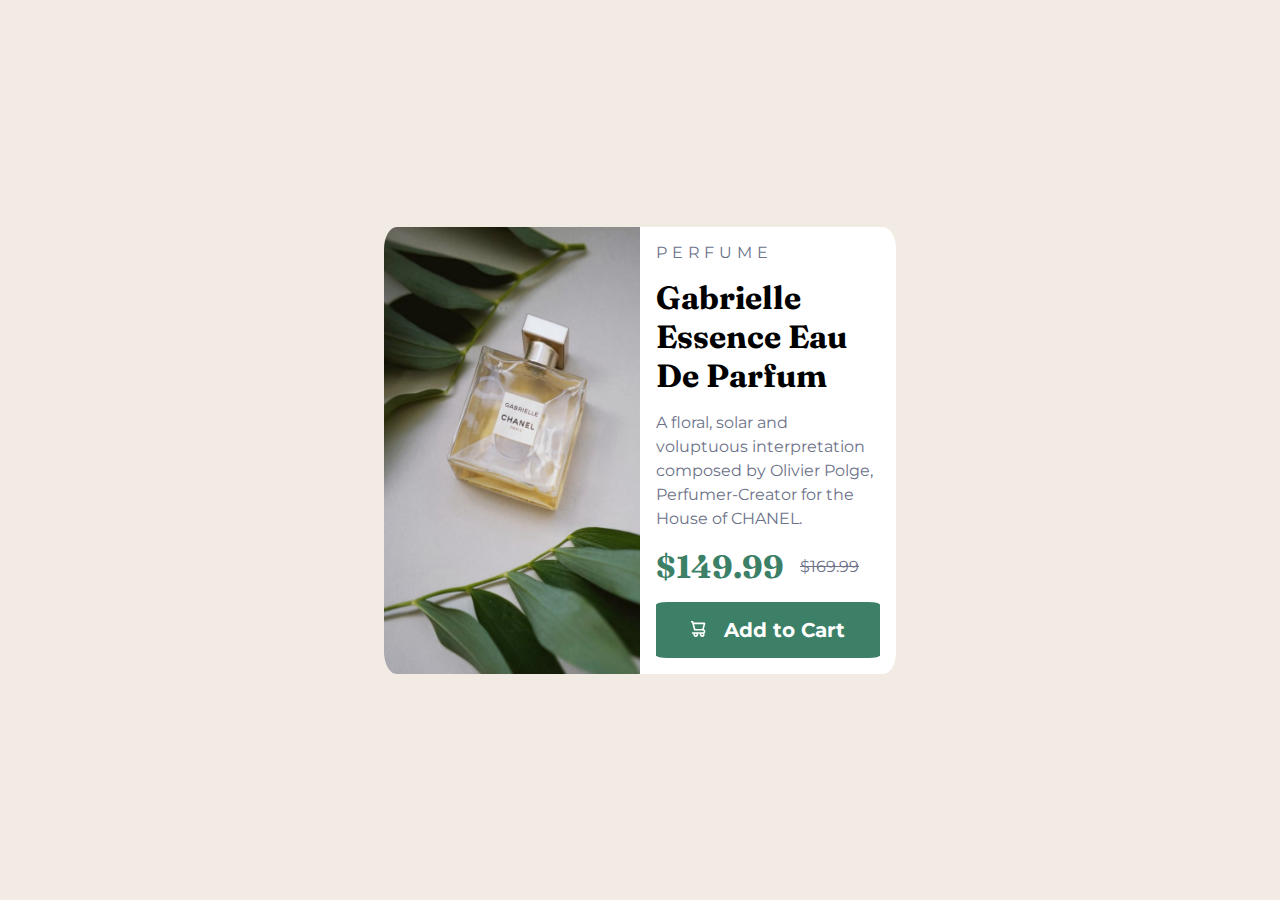
<file: index.html>
<!DOCTYPE html>
<html lang="en">
<head>
  <meta charset="UTF-8">
  <meta name="viewport" content="width=device-width, initial-scale=1.0"> <!-- displays site properly based on user's device -->

  <link rel="icon" type="image/png" sizes="32x32" href="./images/favicon-32x32.png">

  <link rel="stylesheet" href="style.css">
  
  <title>Frontend Mentor | Product preview card component</title>
</head>
<body>
  <main>
    <div class="container1">
      <img src="./images/image-product-mobile.jpg" alt="perfume image">
    </div>
    <div class="container2">
      <p class="perfume">PERFUME</p>
      <h1 class="title">Gabrielle Essence Eau De Parfum</h1>
      
      <p class="aciklama">A floral, solar and voluptuous interpretation composed by Olivier Polge, 
      Perfumer-Creator for the House of CHANEL.</p>
      
      <h1 class="price"> $149.99 <span class="discount-price">$169.99</span></h1>
      <button type="submit"><h2><img src="images/icon-cart.svg" alt="cart icon">&nbsp;&nbsp;&nbsp;Add to Cart</h2></button>
    </div>
  </main> 
  <footer>
    <div class="attribution">
      Challenge by <a href="https://www.frontendmentor.io?ref=challenge" target="_blank">Frontend Mentor</a>. 
      Coded by <a href="#">Umut Piynar</a>.
    </div>
</footer>
</body>
</html>
</file>
<file: style.css>
@import url('https://fonts.googleapis.com/css2?family=Montserrat:wght@500&display=swap');
@import url('https://fonts.googleapis.com/css2?family=Fraunces:opsz,wght@9..144,700&display=swap');
*{
    box-sizing: border-box;
    margin: 0;
    padding: 0;
    
}
html{
    background-color: hsl(30, 38%, 92%);
}
body{
    display: flex;
    min-height: 100vh;
    background-color: hsl(30, 38%, 92%);
    place-content: center;
}

footer{
    position: absolute;
    bottom: 0;
    display: none;
}

main{
    display: flex;
    flex-direction: column;
    place-content: center;
    margin: 1rem;
    background-color: hsl(30, 38%, 92%);
    max-width: 100%;
    
    
}




.container1{
    display: flex;
    background-color: white;
    max-width: 100%;
    gap: 1rem;
    border-top-left-radius: 10%;
    border-top-right-radius: 10%;
    max-height: 100%;
    
    
    
}
.container1 img{
    display: block;
    max-width: 100%;
    border-top-left-radius: 10%;
    border-top-right-radius: 10%;
    
}

.container2{
    display: flex;
    max-width: 100%;
    flex-direction: column;
    padding: 1rem;
    gap: 1rem;
    background-color: hsl(0, 0%, 100%);
    border-bottom-left-radius: 10%;
    border-bottom-right-radius: 10%;
    
    
    
}

.container2 .perfume{
    display: flex;
    color: hsl(228, 12%, 48%);
    letter-spacing: .3rem;
    font-family: "Montserrat", sans-serif;
    font-weight: 400;
}

.container2 .title{
    display: flex;
    font-family: "Fraunces", sans-serif;
    font-weight: 700;
    
}

.container2 .aciklama {
    display: flex;
    font-family: "Montserrat", sans-serif;
    font-weight: 400;
    color: hsl(228, 12%, 48%);
    line-height: 1.5rem;
    
}
.container2 .price{
    display: flex;
    font-family: "Fraunces", sans-serif;
    font-weight: 700;
    color: hsl(158, 36%, 37%);
}
.container2 .price .discount-price{
    display: flex;
    font-family: "Montserrat", sans-serif;
    font-weight: 400;
    font-size: medium;
    justify-content: center;
    align-items: center;
    margin-left: 1rem;
    text-decoration: line-through;
    color: hsl(228, 12%, 48%);
}
.container2 button{
    display: flex;
    
    flex-flow: row nowrap;
    gap: 1rem;
    max-width: 100%;
    max-height: 100%;
    font-family: "Montserrat", sans-serif;
    font-weight: 700;
    color: hsl(0, 0%, 100%);
    background-color:hsl(158, 36%, 37%); 
    border-top-left-radius: 5%;
    border-top-right-radius: 5%;
    border-bottom-left-radius: 5%;
    border-bottom-right-radius: 5%;
    justify-content: center;
    align-content: center;
    padding: 1rem;
    border: hsl(158, 36%, 37%);
    cursor: grab;
    
}
.container2 button h2{
    display: block;
}

.container2 button:hover , .container2 button:focus{

    background-color: hsl(212, 21%, 14%);
    transition: 0.5s;
}
@media (min-width:376px){
    main{
        flex-direction: row;
        max-width: 40%;
        
        place-content: center;
        margin: auto;
    }
    .container1 img{
        content:url(./images/image-product-desktop.jpg);
        border-top-right-radius: 0px;
        border-bottom-right-radius: 0px;
        border-top-left-radius: 5%;
        border-bottom-left-radius: 5%;
        max-width: 100%;
        
        
    }
    .container1{
        border-bottom-left-radius: 10%;
        max-width: 100%;
        
    }
    .container2{
        border-bottom-right-radius: 5%;
        border-top-right-radius: 5%;
        border-top-left-radius: 0px;
        border-bottom-left-radius: 0px;
        max-width: 50%;
        
        
        
        
    }
  
}
</file>
